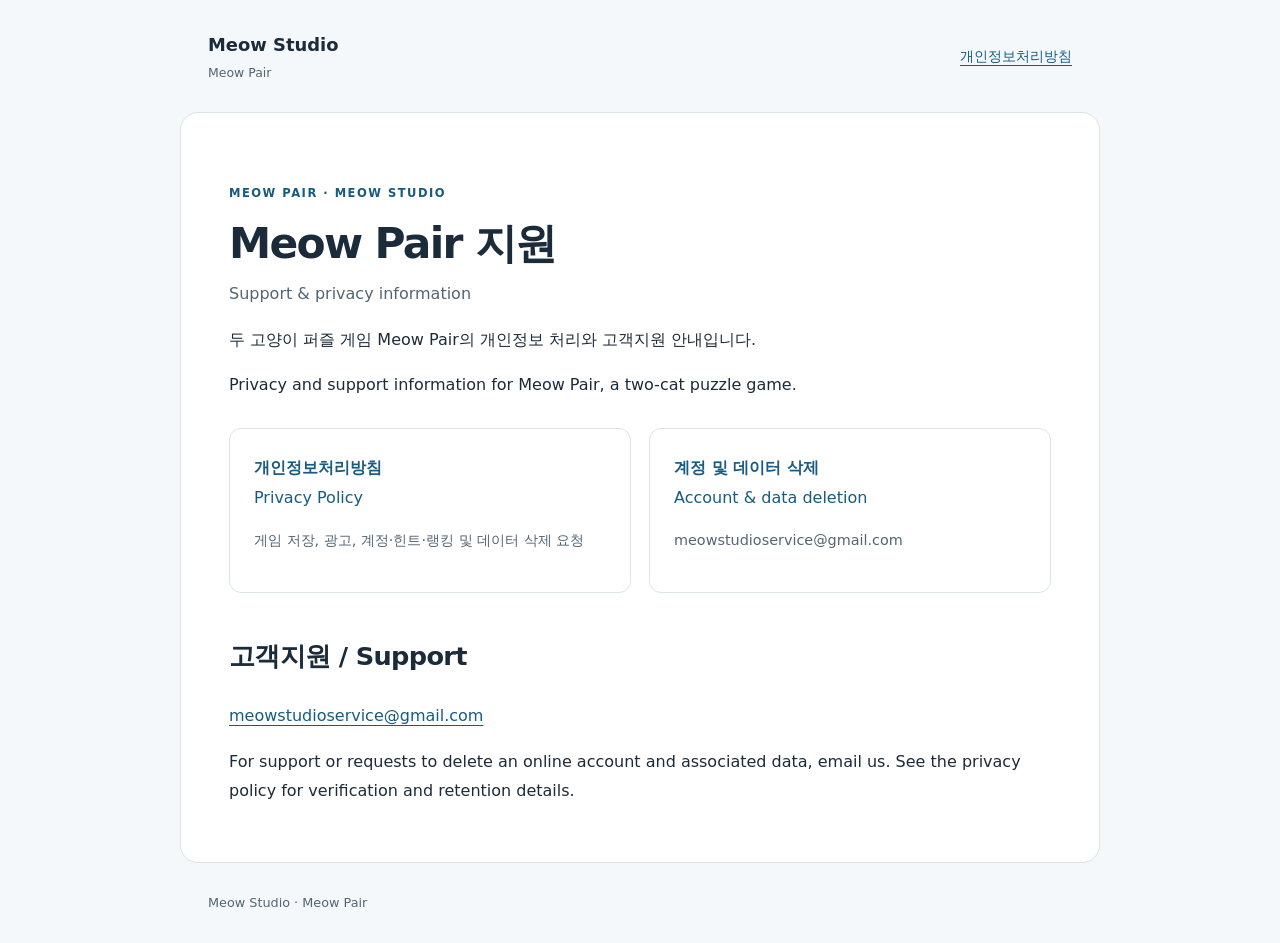
<file: index.html>
<!doctype html><html lang="ko"><head><meta charset="utf-8"><meta name="viewport" content="width=device-width, initial-scale=1"><title>Meow Pair 지원 · Meow Studio</title><link rel="stylesheet" href="styles.css"></head><body><a class="skip" href="#main">본문으로 / Skip to content</a><header><a class="brand" href="index.html">Meow Studio <span>Meow Pair</span></a><nav aria-label="문서 / Documents"><a href="privacy.html">개인정보처리방침</a></nav></header><main id="main"><p class="eyebrow">MEOW PAIR · MEOW STUDIO</p><h1>Meow Pair 지원</h1><p class="subtitle">Support &amp; privacy information</p><p>두 고양이 퍼즐 게임 Meow Pair의 개인정보 처리와 고객지원 안내입니다.</p><p lang="en">Privacy and support information for Meow Pair, a two-cat puzzle game.</p><div class="cards"><a class="card" href="privacy.html"><strong>개인정보처리방침</strong><span>Privacy Policy</span><p>게임 저장, 광고, 계정·힌트·랭킹 및 데이터 삭제 요청</p></a><a class="card" href="delete-account.html"><strong>계정 및 데이터 삭제</strong><span>Account &amp; data deletion</span><p>meowstudioservice@gmail.com</p></a></div><h2>고객지원 / Support</h2><p><a href="mailto:meowstudioservice@gmail.com">meowstudioservice@gmail.com</a></p><p lang="en">For support or requests to delete an online account and associated data, email us. See the privacy policy for verification and retention details.</p></main><footer>Meow Studio · Meow Pair</footer></body></html>
</file>
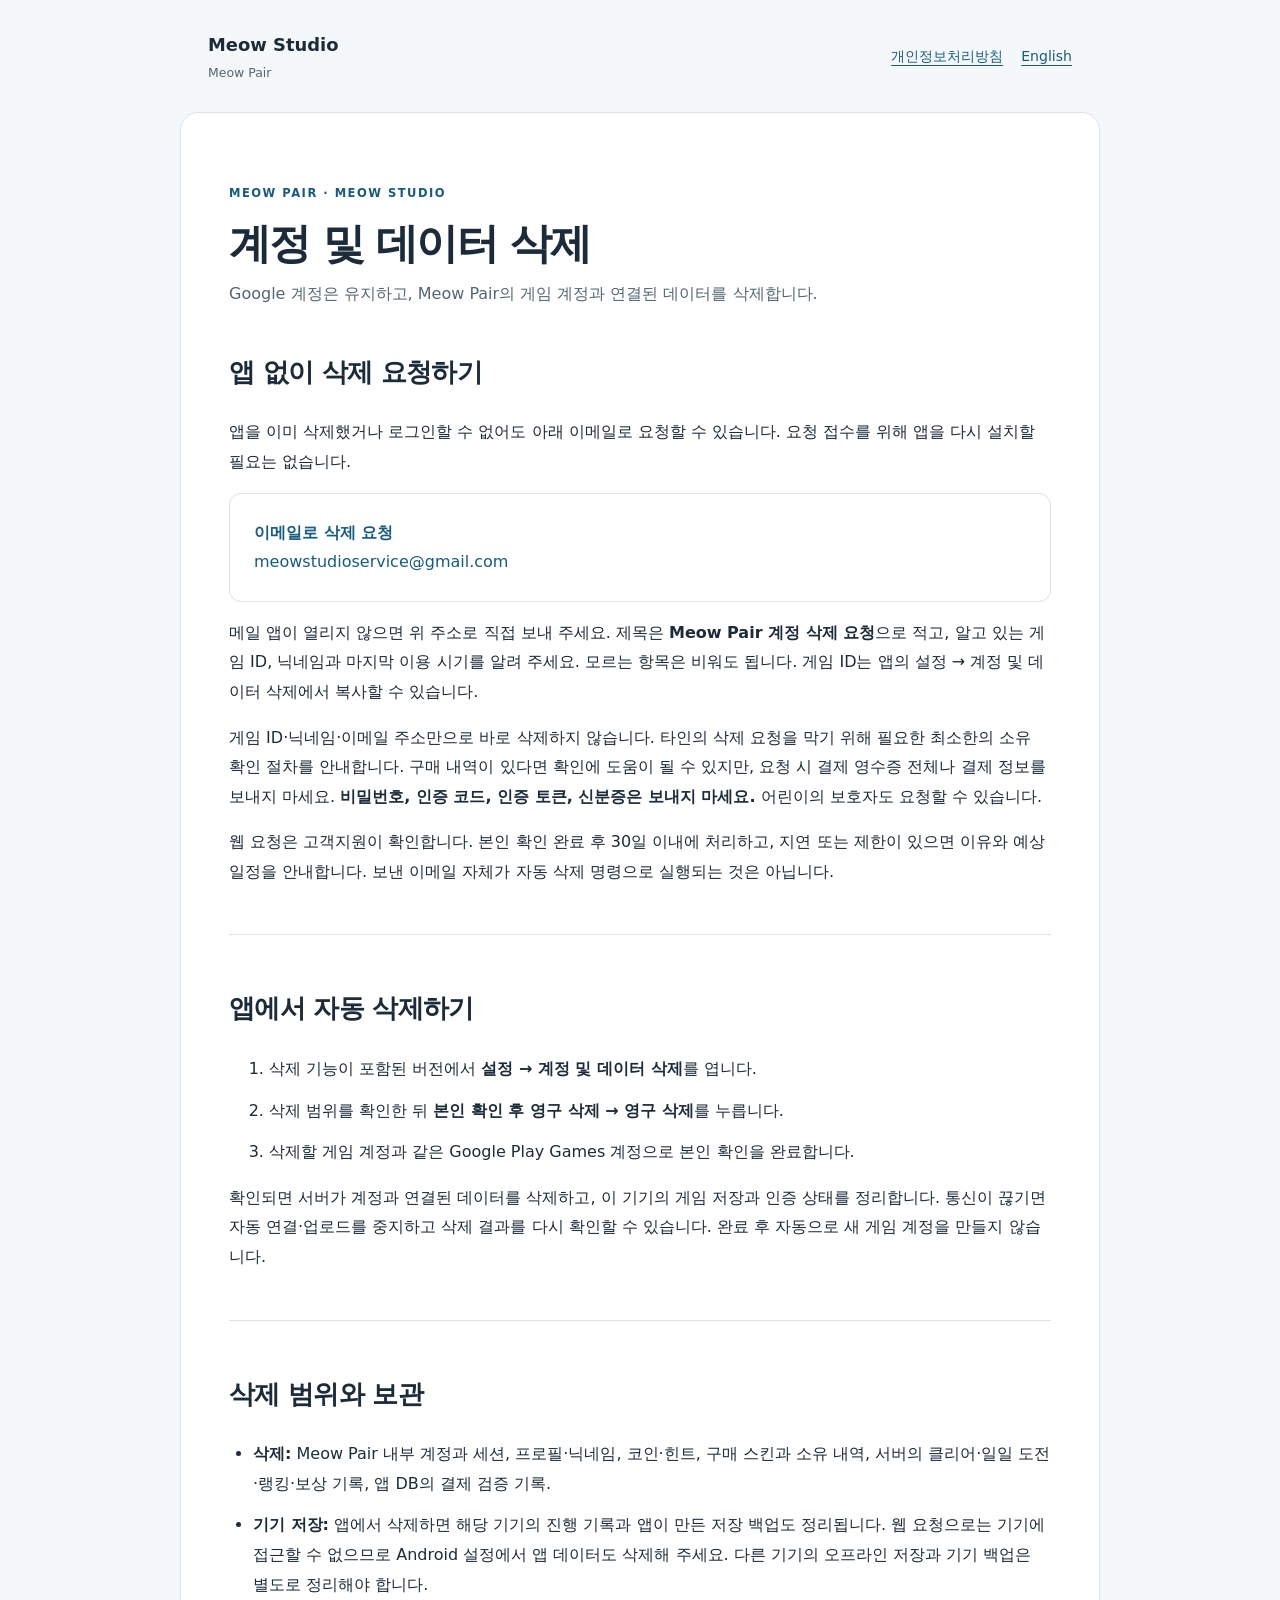
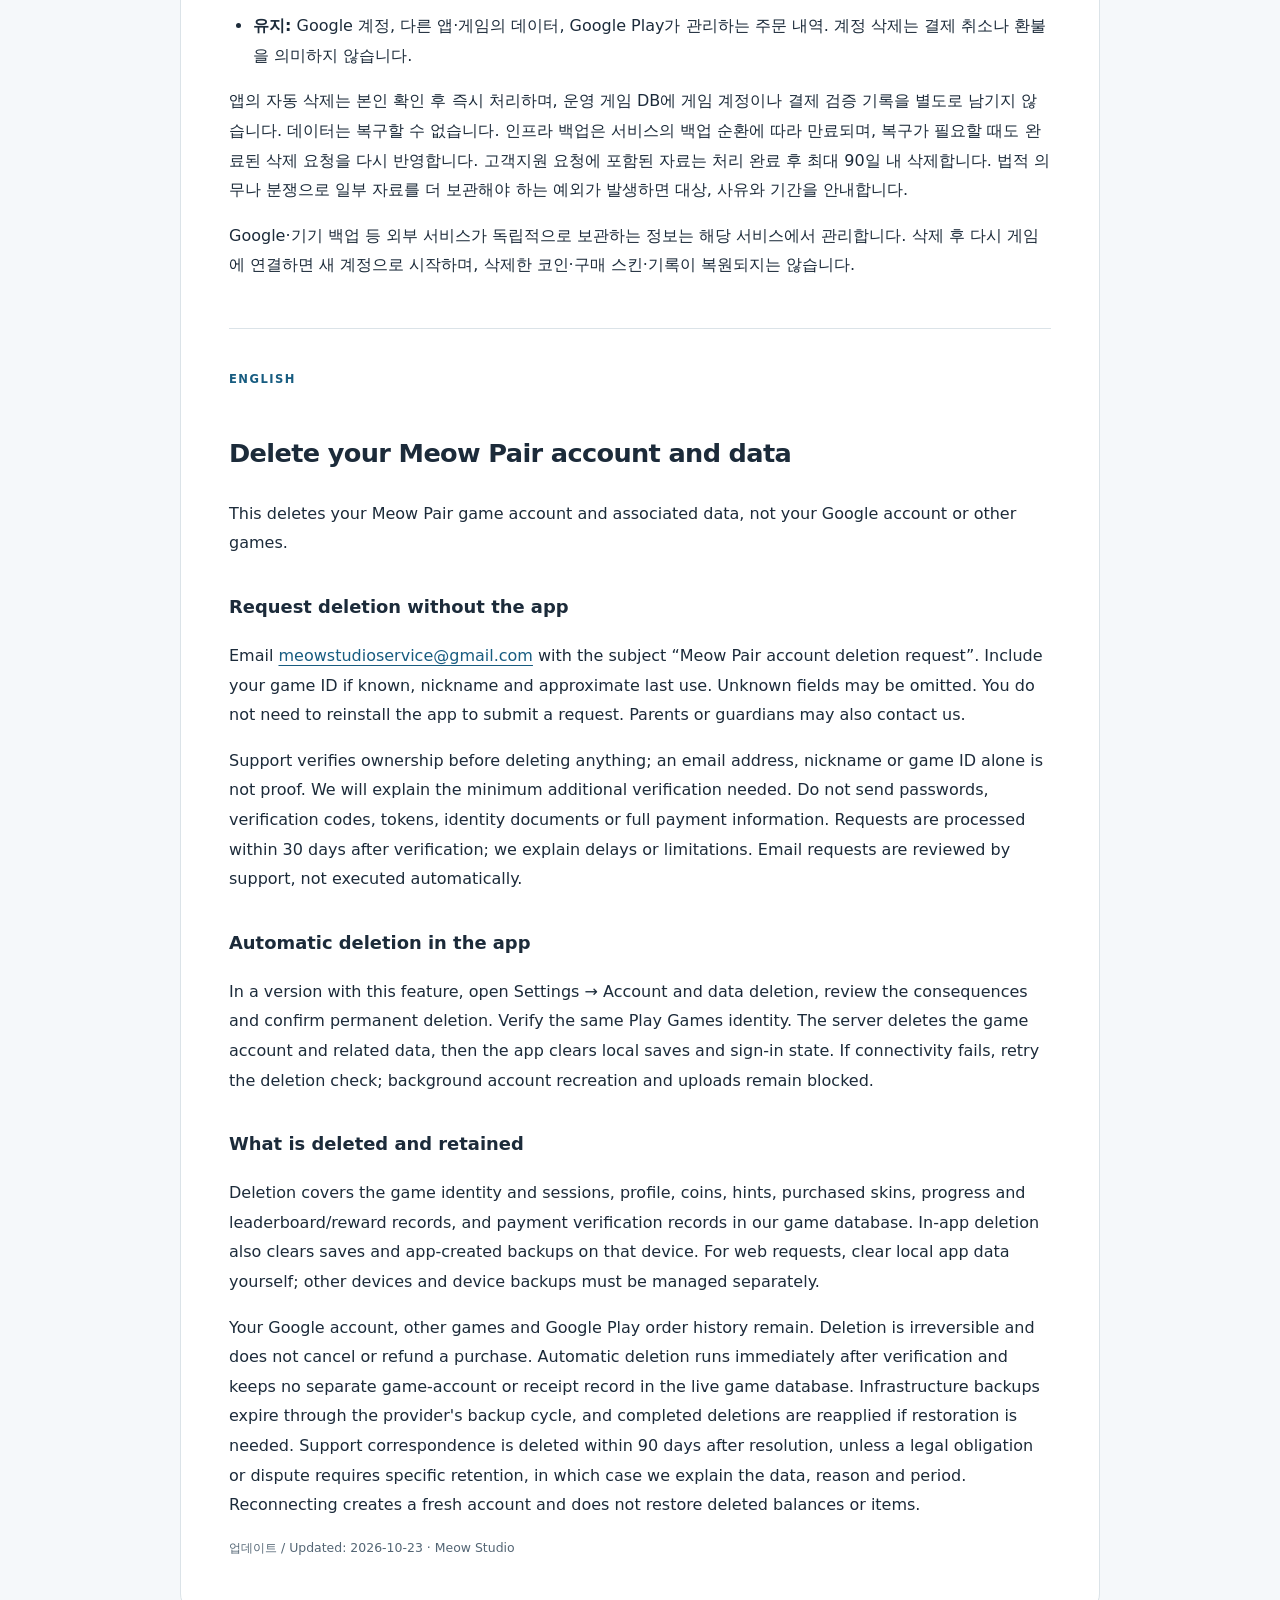
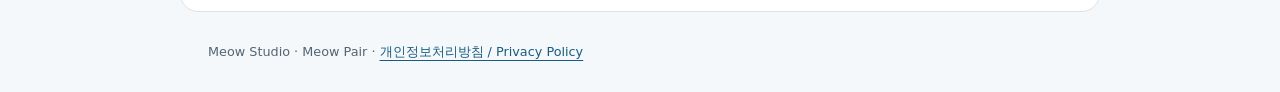
<file: delete-account.html>
<!doctype html>
<html lang="ko">
<head><meta charset="utf-8"><meta name="viewport" content="width=device-width, initial-scale=1"><title>Meow Pair 계정 및 데이터 삭제 · Meow Studio</title><meta name="description" content="Meow Pair 게임 계정과 데이터 삭제 안내. 앱을 삭제했거나 로그인할 수 없어도 웹에서 삭제 요청을 시작할 수 있습니다."><link rel="stylesheet" href="styles.css"></head>
<body>
<a class="skip" href="#main">본문으로 / Skip to content</a>
<header><a class="brand" href="index.html">Meow Studio <span>Meow Pair</span></a><nav aria-label="문서"><a href="privacy.html">개인정보처리방침</a><a href="#english">English</a></nav></header>
<main id="main">
<p class="eyebrow">MEOW PAIR · MEOW STUDIO</p><h1>계정 및 데이터 삭제</h1><p class="subtitle">Google 계정은 유지하고, Meow Pair의 게임 계정과 연결된 데이터를 삭제합니다.</p>
<section id="request"><h2>앱 없이 삭제 요청하기</h2>
<p>앱을 이미 삭제했거나 로그인할 수 없어도 아래 이메일로 요청할 수 있습니다. 요청 접수를 위해 앱을 다시 설치할 필요는 없습니다.</p>
<p><a class="card" href="mailto:meowstudioservice@gmail.com?subject=Meow%20Pair%20account%20deletion%20request&amp;body=Meow%20Pair%20%EA%B3%84%EC%A0%95%20%EB%B0%8F%20%EB%8D%B0%EC%9D%B4%ED%84%B0%20%EC%82%AD%EC%A0%9C%EB%A5%BC%20%EC%9A%94%EC%B2%AD%ED%95%A9%EB%8B%88%EB%8B%A4.%0A%EA%B2%8C%EC%9E%84%20ID%20(%EC%95%8C%EA%B3%A0%20%EC%9E%88%EB%8B%A4%EB%A9%B4)%3A%0A%EB%8B%89%EB%84%A4%EC%9E%84%3A%0A%EB%A7%88%EC%A7%80%EB%A7%89%20%EC%9D%B4%EC%9A%A9%20%EC%8B%9C%EA%B8%B0%3A"><strong>이메일로 삭제 요청</strong><span>meowstudioservice@gmail.com</span></a></p>
<p>메일 앱이 열리지 않으면 위 주소로 직접 보내 주세요. 제목은 <strong>Meow Pair 계정 삭제 요청</strong>으로 적고, 알고 있는 게임 ID, 닉네임과 마지막 이용 시기를 알려 주세요. 모르는 항목은 비워도 됩니다. 게임 ID는 앱의 설정 → 계정 및 데이터 삭제에서 복사할 수 있습니다.</p>
<p>게임 ID·닉네임·이메일 주소만으로 바로 삭제하지 않습니다. 타인의 삭제 요청을 막기 위해 필요한 최소한의 소유 확인 절차를 안내합니다. 구매 내역이 있다면 확인에 도움이 될 수 있지만, 요청 시 결제 영수증 전체나 결제 정보를 보내지 마세요. <strong>비밀번호, 인증 코드, 인증 토큰, 신분증은 보내지 마세요.</strong> 어린이의 보호자도 요청할 수 있습니다.</p>
<p>웹 요청은 고객지원이 확인합니다. 본인 확인 완료 후 30일 이내에 처리하고, 지연 또는 제한이 있으면 이유와 예상 일정을 안내합니다. 보낸 이메일 자체가 자동 삭제 명령으로 실행되는 것은 아닙니다.</p></section>
<section><h2>앱에서 자동 삭제하기</h2>
<ol><li>삭제 기능이 포함된 버전에서 <strong>설정 → 계정 및 데이터 삭제</strong>를 엽니다.</li><li>삭제 범위를 확인한 뒤 <strong>본인 확인 후 영구 삭제 → 영구 삭제</strong>를 누릅니다.</li><li>삭제할 게임 계정과 같은 Google Play Games 계정으로 본인 확인을 완료합니다.</li></ol>
<p>확인되면 서버가 계정과 연결된 데이터를 삭제하고, 이 기기의 게임 저장과 인증 상태를 정리합니다. 통신이 끊기면 자동 연결·업로드를 중지하고 삭제 결과를 다시 확인할 수 있습니다. 완료 후 자동으로 새 게임 계정을 만들지 않습니다.</p></section>
<section><h2>삭제 범위와 보관</h2>
<ul><li><strong>삭제:</strong> Meow Pair 내부 계정과 세션, 프로필·닉네임, 코인·힌트, 구매 스킨과 소유 내역, 서버의 클리어·일일 도전·랭킹·보상 기록, 앱 DB의 결제 검증 기록.</li><li><strong>기기 저장:</strong> 앱에서 삭제하면 해당 기기의 진행 기록과 앱이 만든 저장 백업도 정리됩니다. 웹 요청으로는 기기에 접근할 수 없으므로 Android 설정에서 앱 데이터도 삭제해 주세요. 다른 기기의 오프라인 저장과 기기 백업은 별도로 정리해야 합니다.</li><li><strong>유지:</strong> Google 계정, 다른 앱·게임의 데이터, Google Play가 관리하는 주문 내역. 계정 삭제는 결제 취소나 환불을 의미하지 않습니다.</li></ul>
<p>앱의 자동 삭제는 본인 확인 후 즉시 처리하며, 운영 게임 DB에 게임 계정이나 결제 검증 기록을 별도로 남기지 않습니다. 데이터는 복구할 수 없습니다. 인프라 백업은 서비스의 백업 순환에 따라 만료되며, 복구가 필요할 때도 완료된 삭제 요청을 다시 반영합니다. 고객지원 요청에 포함된 자료는 처리 완료 후 최대 90일 내 삭제합니다. 법적 의무나 분쟁으로 일부 자료를 더 보관해야 하는 예외가 발생하면 대상, 사유와 기간을 안내합니다.</p>
<p>Google·기기 백업 등 외부 서비스가 독립적으로 보관하는 정보는 해당 서비스에서 관리합니다. 삭제 후 다시 게임에 연결하면 새 계정으로 시작하며, 삭제한 코인·구매 스킨·기록이 복원되지는 않습니다.</p></section>
<section id="english" lang="en"><p class="eyebrow">ENGLISH</p><h2>Delete your Meow Pair account and data</h2>
<p>This deletes your Meow Pair game account and associated data, not your Google account or other games.</p>
<h3>Request deletion without the app</h3><p>Email <a href="mailto:meowstudioservice@gmail.com?subject=Meow%20Pair%20account%20deletion%20request">meowstudioservice@gmail.com</a> with the subject “Meow Pair account deletion request”. Include your game ID if known, nickname and approximate last use. Unknown fields may be omitted. You do not need to reinstall the app to submit a request. Parents or guardians may also contact us.</p>
<p>Support verifies ownership before deleting anything; an email address, nickname or game ID alone is not proof. We will explain the minimum additional verification needed. Do not send passwords, verification codes, tokens, identity documents or full payment information. Requests are processed within 30 days after verification; we explain delays or limitations. Email requests are reviewed by support, not executed automatically.</p>
<h3>Automatic deletion in the app</h3><p>In a version with this feature, open Settings → Account and data deletion, review the consequences and confirm permanent deletion. Verify the same Play Games identity. The server deletes the game account and related data, then the app clears local saves and sign-in state. If connectivity fails, retry the deletion check; background account recreation and uploads remain blocked.</p>
<h3>What is deleted and retained</h3><p>Deletion covers the game identity and sessions, profile, coins, hints, purchased skins, progress and leaderboard/reward records, and payment verification records in our game database. In-app deletion also clears saves and app-created backups on that device. For web requests, clear local app data yourself; other devices and device backups must be managed separately.</p>
<p>Your Google account, other games and Google Play order history remain. Deletion is irreversible and does not cancel or refund a purchase. Automatic deletion runs immediately after verification and keeps no separate game-account or receipt record in the live game database. Infrastructure backups expire through the provider's backup cycle, and completed deletions are reapplied if restoration is needed. Support correspondence is deleted within 90 days after resolution, unless a legal obligation or dispute requires specific retention, in which case we explain the data, reason and period. Reconnecting creates a fresh account and does not restore deleted balances or items.</p></section>
<p class="meta">업데이트 / Updated: 2026-10-23 · Meow Studio</p>
</main><footer>Meow Studio · Meow Pair · <a href="privacy.html">개인정보처리방침 / Privacy Policy</a></footer></body></html>
</file>
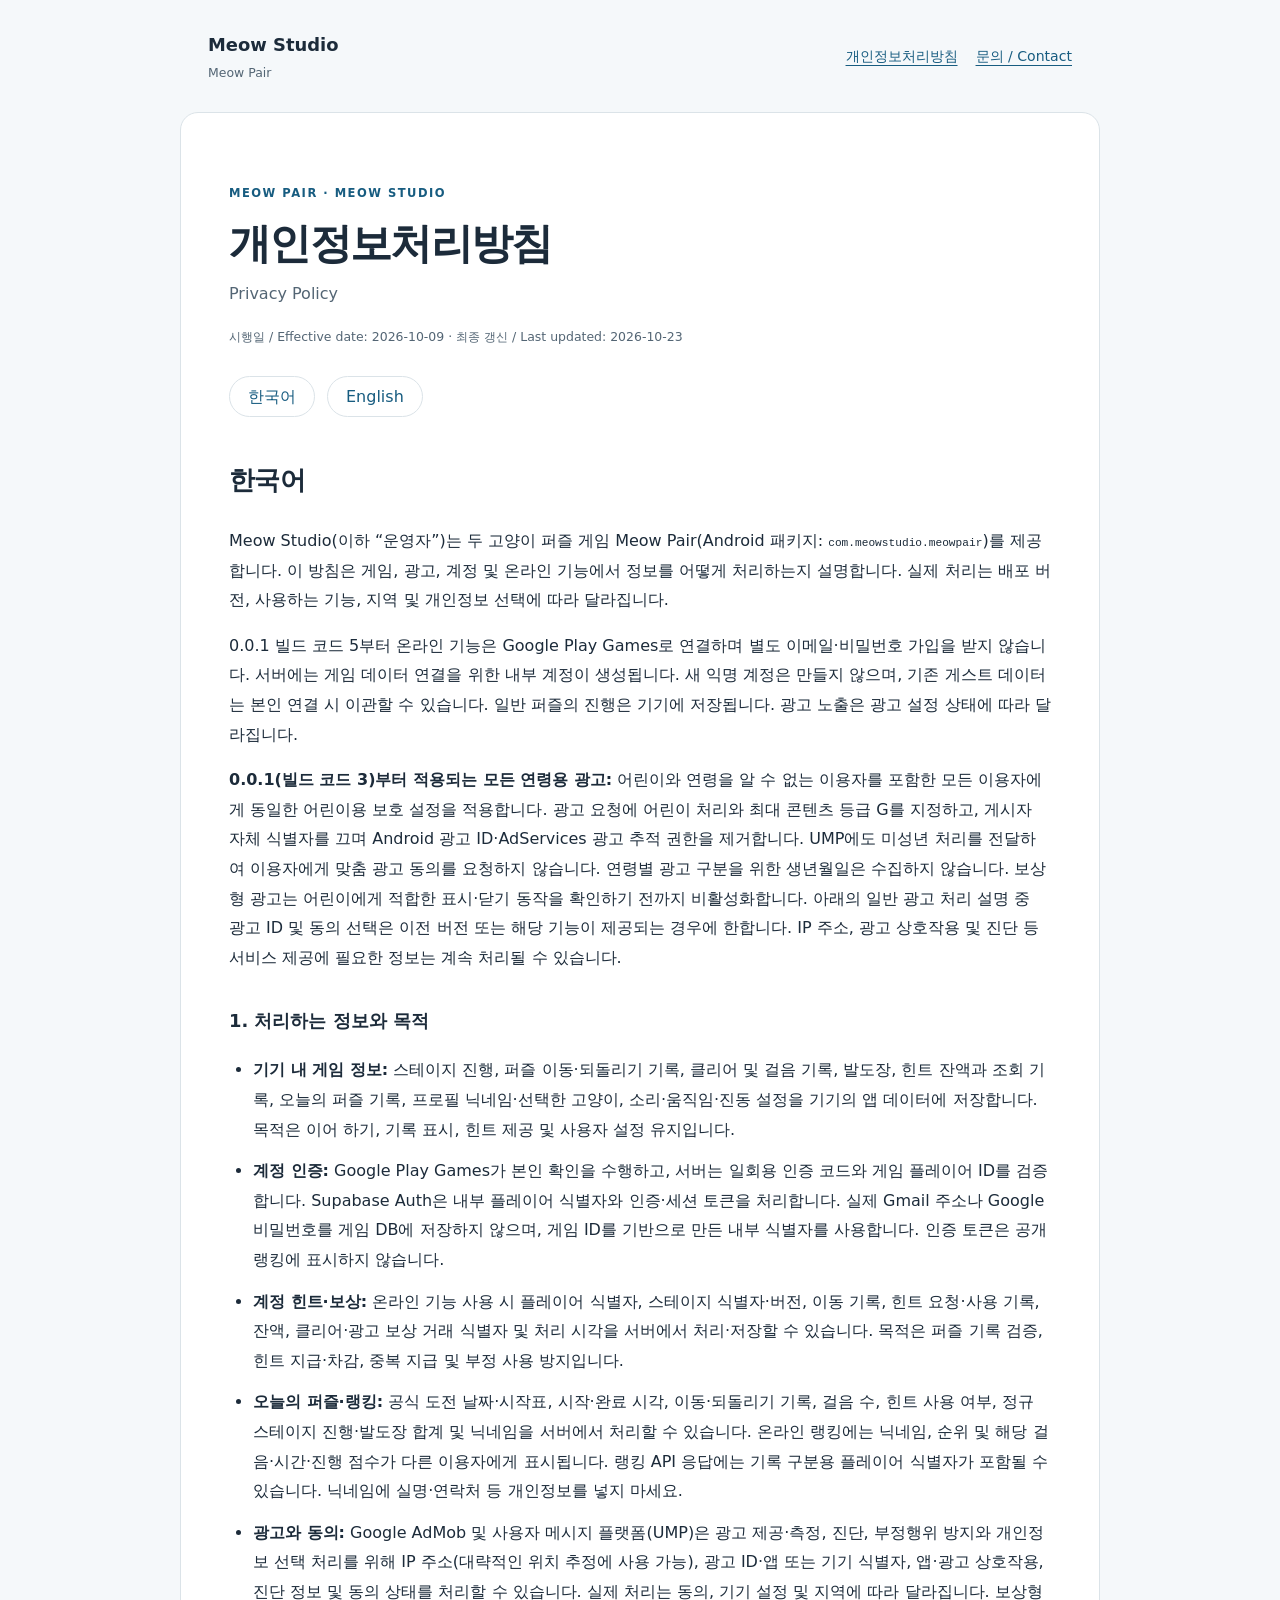
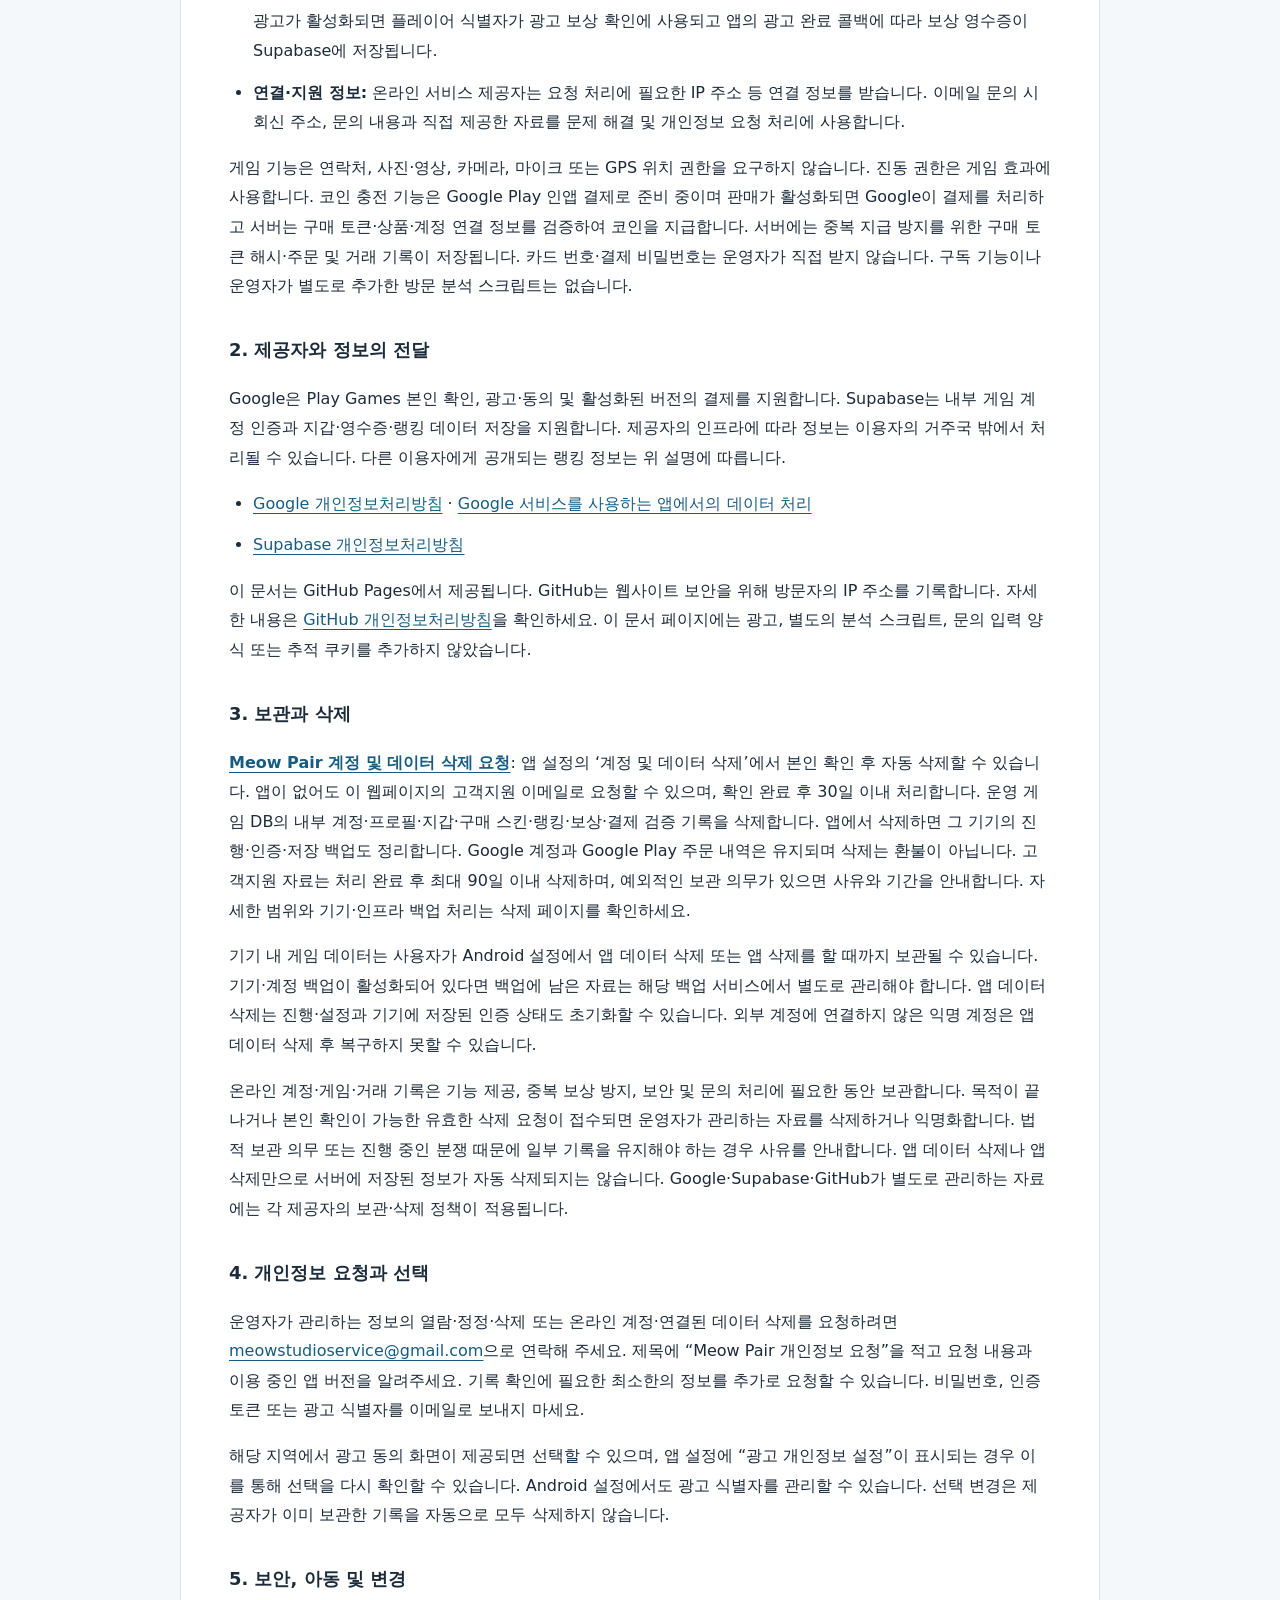
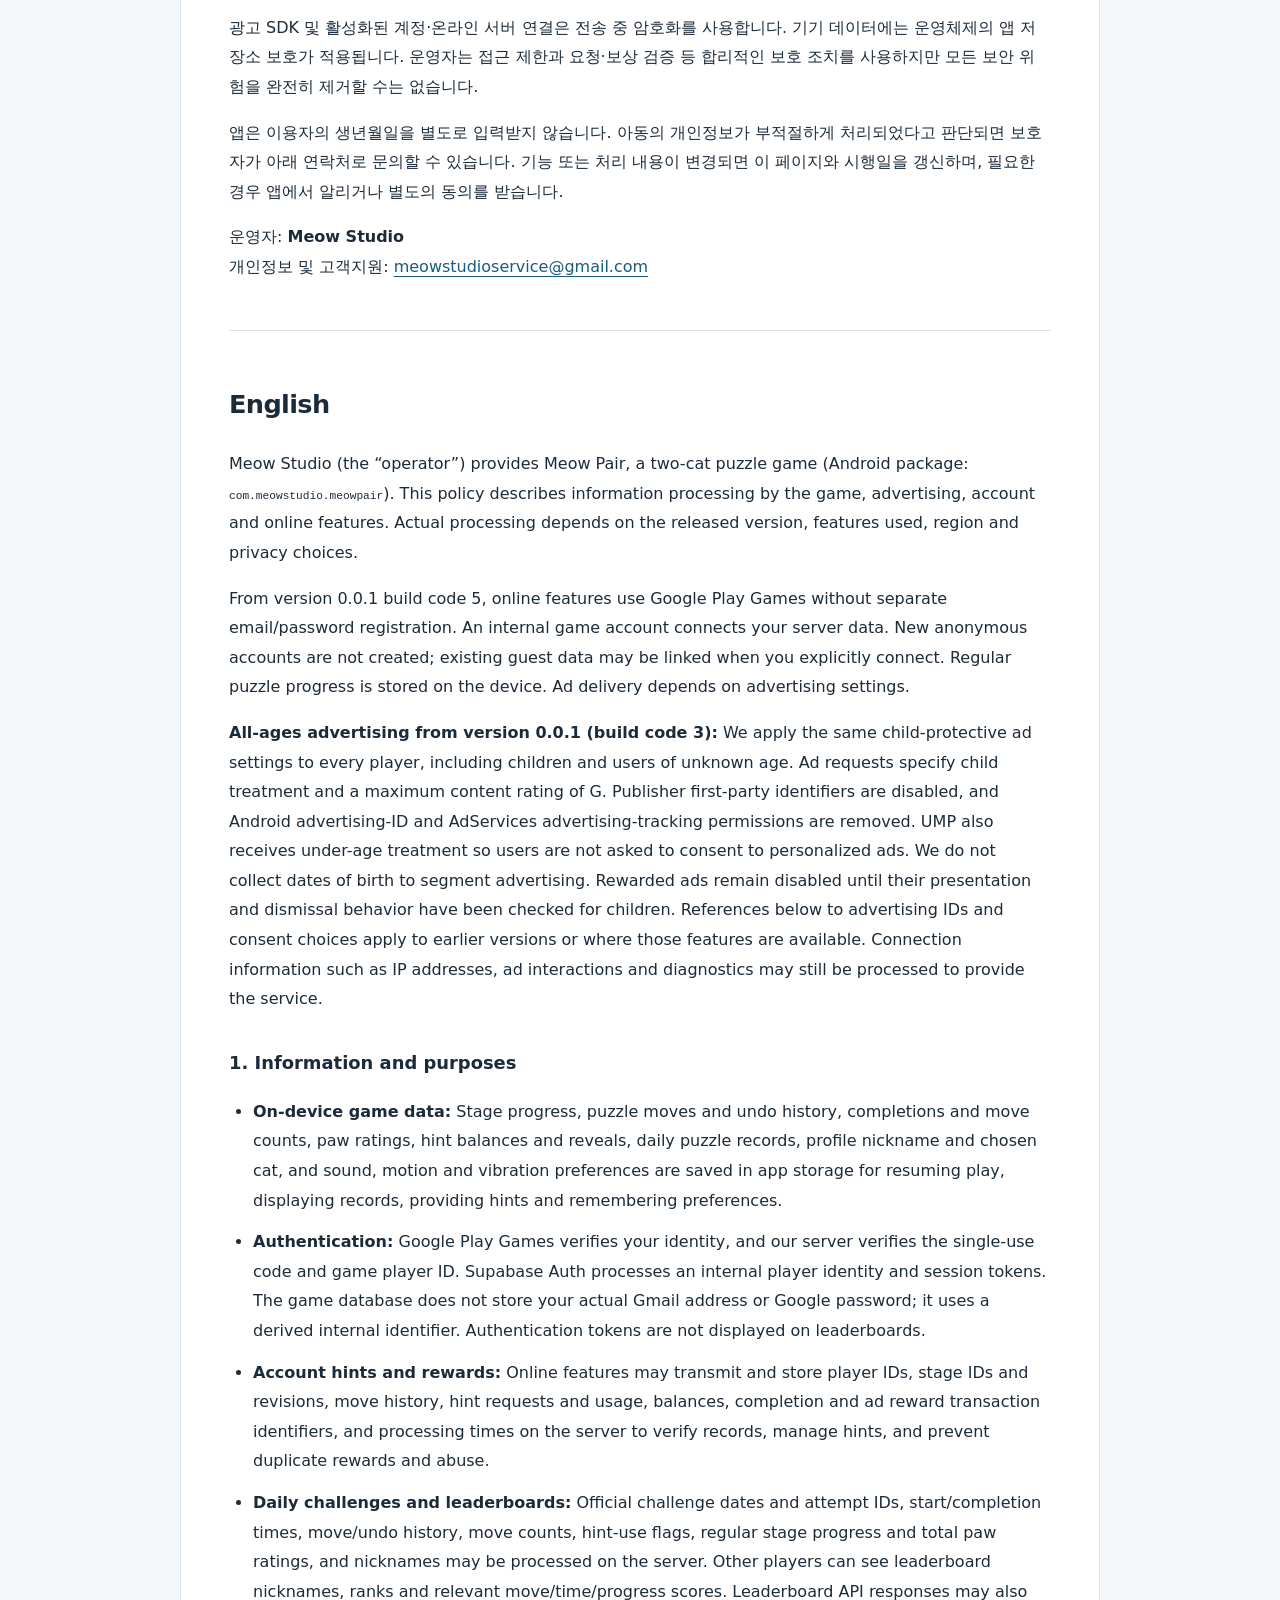
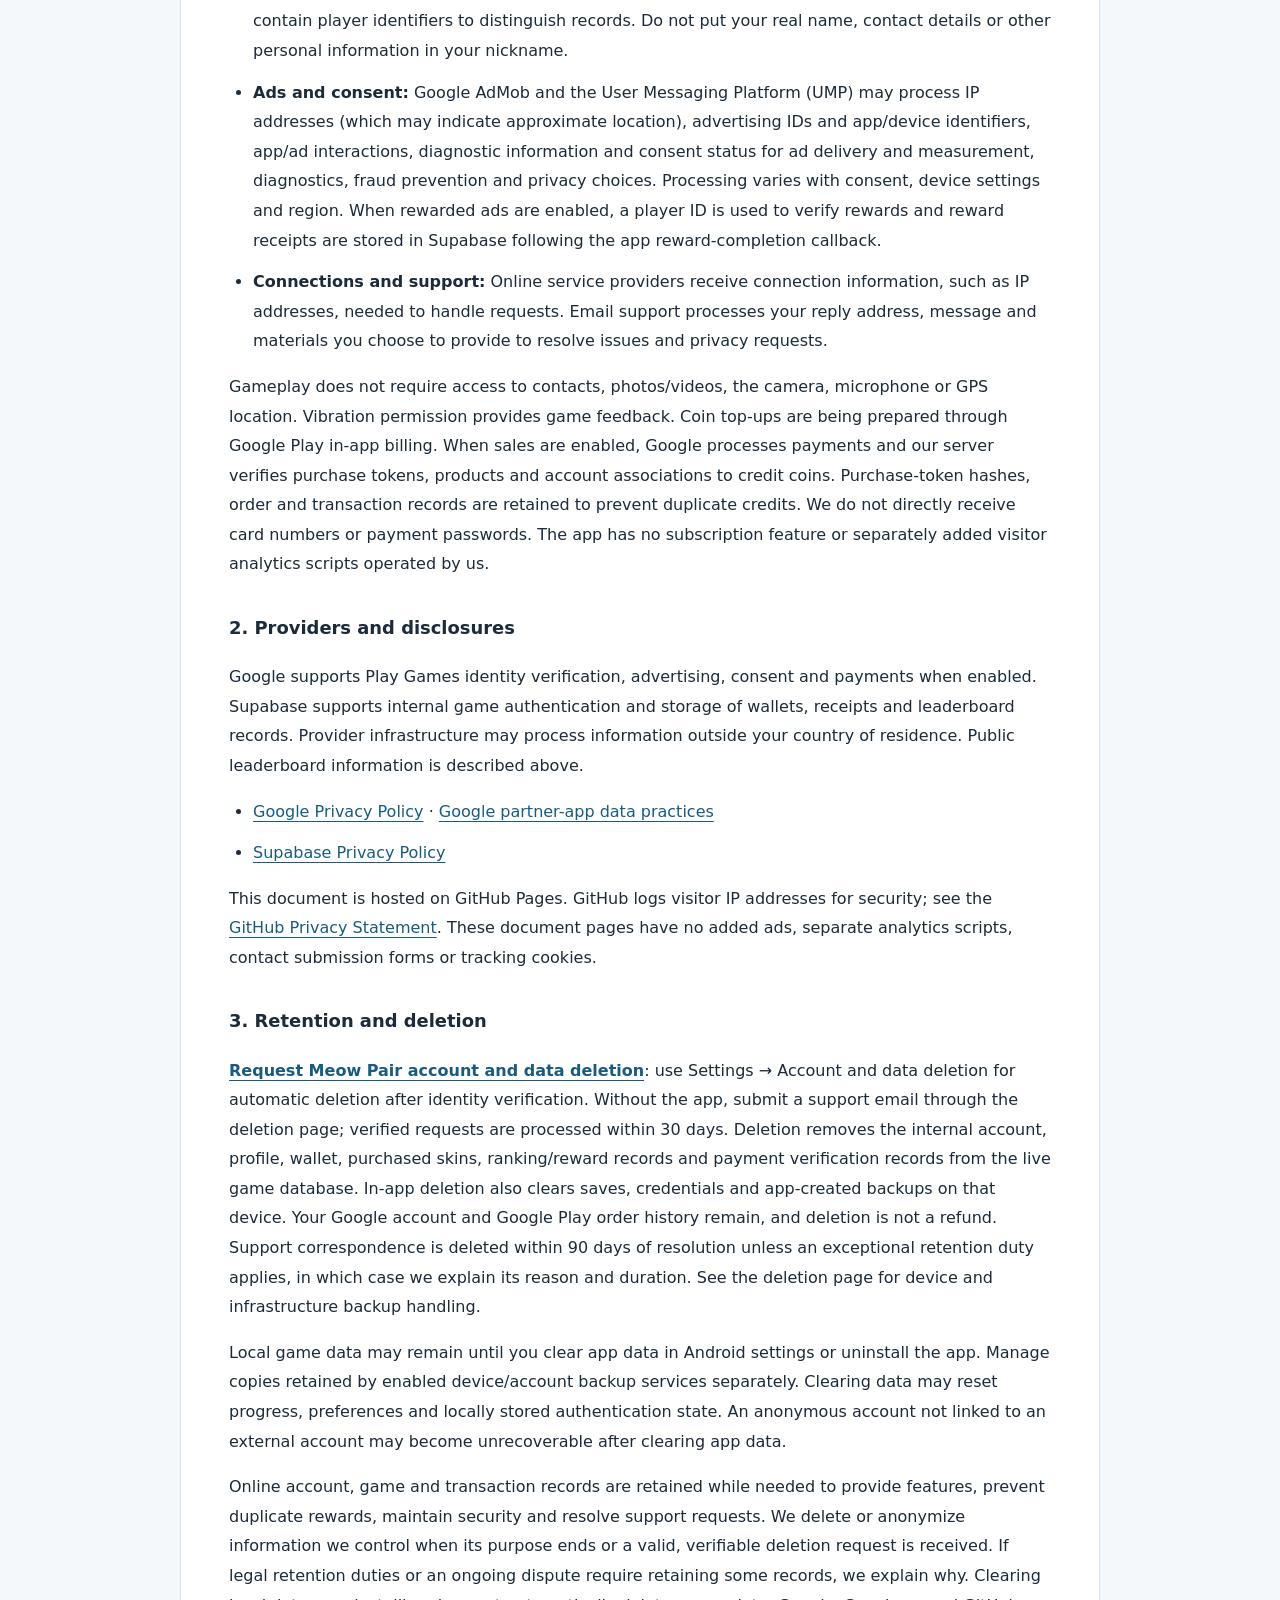
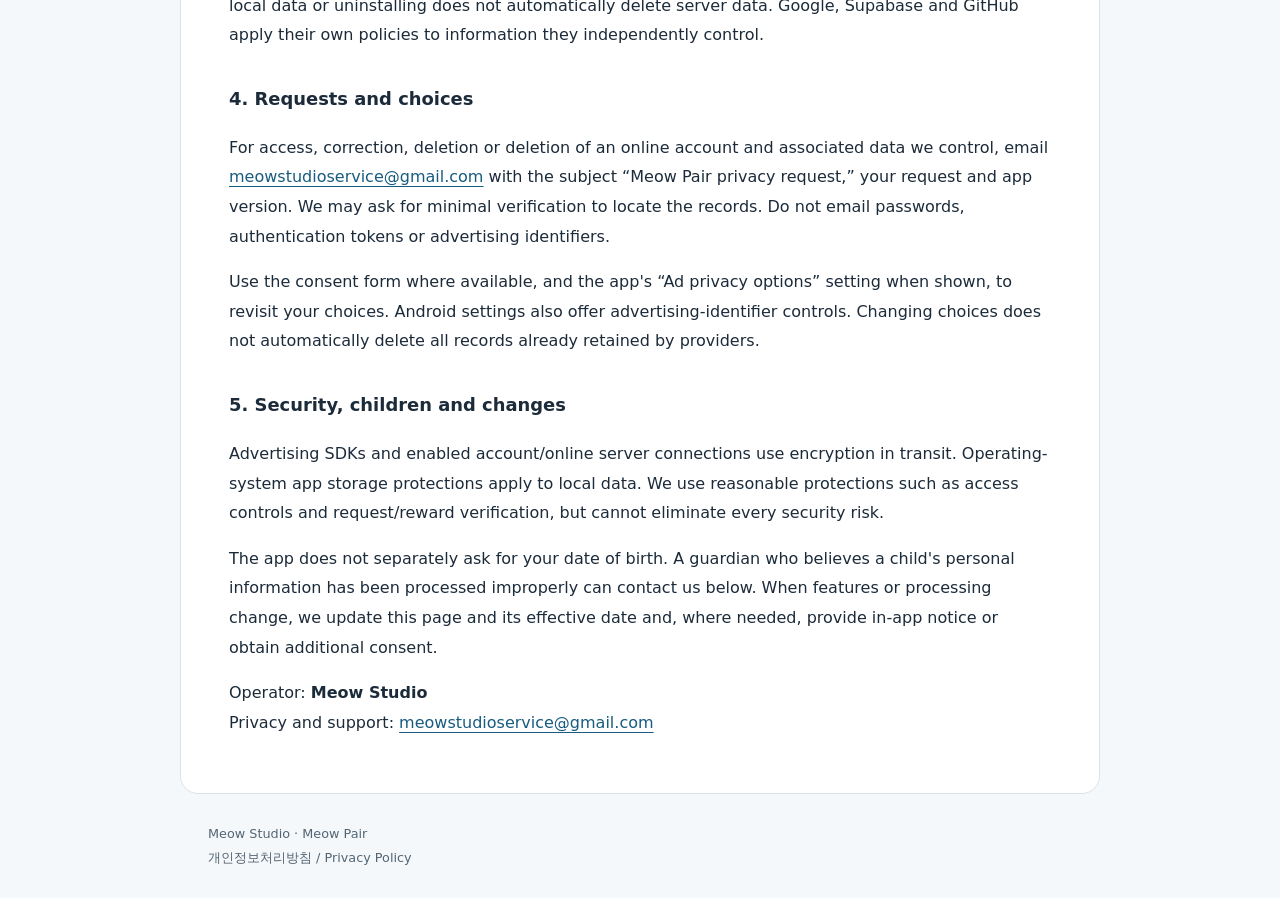
<file: privacy.html>
<!doctype html>
<html lang="ko">
<head><meta charset="utf-8"><meta name="viewport" content="width=device-width, initial-scale=1"><meta name="description" content="Meow Pair 개인정보처리방침 / Privacy Policy. 게임 저장, 광고, 계정·힌트·랭킹 및 개인정보 요청 안내."><title>개인정보처리방침 · Meow Pair</title><link rel="stylesheet" href="styles.css"></head>
<body>
<a class="skip" href="#main">본문으로 / Skip to content</a>
<header><a class="brand" href="index.html">Meow Studio <span>Meow Pair</span></a><nav aria-label="문서 / Documents"><a href="privacy.html" aria-current="page">개인정보처리방침</a><a href="#contact">문의 / Contact</a></nav></header>
<main id="main"><p class="eyebrow">MEOW PAIR · MEOW STUDIO</p><h1>개인정보처리방침</h1><p class="subtitle">Privacy Policy</p><p class="meta">시행일 / Effective date: 2026-10-09 · 최종 갱신 / Last updated: 2026-10-23</p>
<nav class="language" aria-label="언어 / Language"><a href="#ko">한국어</a><a href="#en">English</a></nav>
<section id="ko" lang="ko"><h2>한국어</h2>
<p>Meow Studio(이하 “운영자”)는 두 고양이 퍼즐 게임 Meow Pair(Android 패키지: <code>com.meowstudio.meowpair</code>)를 제공합니다. 이 방침은 게임, 광고, 계정 및 온라인 기능에서 정보를 어떻게 처리하는지 설명합니다. 실제 처리는 배포 버전, 사용하는 기능, 지역 및 개인정보 선택에 따라 달라집니다.</p>
<p>0.0.1 빌드 코드 5부터 온라인 기능은 Google Play Games로 연결하며 별도 이메일·비밀번호 가입을 받지 않습니다. 서버에는 게임 데이터 연결을 위한 내부 계정이 생성됩니다. 새 익명 계정은 만들지 않으며, 기존 게스트 데이터는 본인 연결 시 이관할 수 있습니다. 일반 퍼즐의 진행은 기기에 저장됩니다. 광고 노출은 광고 설정 상태에 따라 달라집니다.</p>
<p><strong>0.0.1(빌드 코드 3)부터 적용되는 모든 연령용 광고:</strong> 어린이와 연령을 알 수 없는 이용자를 포함한 모든 이용자에게 동일한 어린이용 보호 설정을 적용합니다. 광고 요청에 어린이 처리와 최대 콘텐츠 등급 G를 지정하고, 게시자 자체 식별자를 끄며 Android 광고 ID·AdServices 광고 추적 권한을 제거합니다. UMP에도 미성년 처리를 전달하여 이용자에게 맞춤 광고 동의를 요청하지 않습니다. 연령별 광고 구분을 위한 생년월일은 수집하지 않습니다. 보상형 광고는 어린이에게 적합한 표시·닫기 동작을 확인하기 전까지 비활성화합니다. 아래의 일반 광고 처리 설명 중 광고 ID 및 동의 선택은 이전 버전 또는 해당 기능이 제공되는 경우에 한합니다. IP 주소, 광고 상호작용 및 진단 등 서비스 제공에 필요한 정보는 계속 처리될 수 있습니다.</p>
<h3>1. 처리하는 정보와 목적</h3><ul>
<li><strong>기기 내 게임 정보:</strong> 스테이지 진행, 퍼즐 이동·되돌리기 기록, 클리어 및 걸음 기록, 발도장, 힌트 잔액과 조회 기록, 오늘의 퍼즐 기록, 프로필 닉네임·선택한 고양이, 소리·움직임·진동 설정을 기기의 앱 데이터에 저장합니다. 목적은 이어 하기, 기록 표시, 힌트 제공 및 사용자 설정 유지입니다.</li>
<li><strong>계정 인증:</strong> Google Play Games가 본인 확인을 수행하고, 서버는 일회용 인증 코드와 게임 플레이어 ID를 검증합니다. Supabase Auth은 내부 플레이어 식별자와 인증·세션 토큰을 처리합니다. 실제 Gmail 주소나 Google 비밀번호를 게임 DB에 저장하지 않으며, 게임 ID를 기반으로 만든 내부 식별자를 사용합니다. 인증 토큰은 공개 랭킹에 표시하지 않습니다.</li>
<li><strong>계정 힌트·보상:</strong> 온라인 기능 사용 시 플레이어 식별자, 스테이지 식별자·버전, 이동 기록, 힌트 요청·사용 기록, 잔액, 클리어·광고 보상 거래 식별자 및 처리 시각을 서버에서 처리·저장할 수 있습니다. 목적은 퍼즐 기록 검증, 힌트 지급·차감, 중복 지급 및 부정 사용 방지입니다.</li>
<li><strong>오늘의 퍼즐·랭킹:</strong> 공식 도전 날짜·시작표, 시작·완료 시각, 이동·되돌리기 기록, 걸음 수, 힌트 사용 여부, 정규 스테이지 진행·발도장 합계 및 닉네임을 서버에서 처리할 수 있습니다. 온라인 랭킹에는 닉네임, 순위 및 해당 걸음·시간·진행 점수가 다른 이용자에게 표시됩니다. 랭킹 API 응답에는 기록 구분용 플레이어 식별자가 포함될 수 있습니다. 닉네임에 실명·연락처 등 개인정보를 넣지 마세요.</li>
<li><strong>광고와 동의:</strong> Google AdMob 및 사용자 메시지 플랫폼(UMP)은 광고 제공·측정, 진단, 부정행위 방지와 개인정보 선택 처리를 위해 IP 주소(대략적인 위치 추정에 사용 가능), 광고 ID·앱 또는 기기 식별자, 앱·광고 상호작용, 진단 정보 및 동의 상태를 처리할 수 있습니다. 실제 처리는 동의, 기기 설정 및 지역에 따라 달라집니다. 보상형 광고가 활성화되면 플레이어 식별자가 광고 보상 확인에 사용되고 앱의 광고 완료 콜백에 따라 보상 영수증이 Supabase에 저장됩니다.</li>
<li><strong>연결·지원 정보:</strong> 온라인 서비스 제공자는 요청 처리에 필요한 IP 주소 등 연결 정보를 받습니다. 이메일 문의 시 회신 주소, 문의 내용과 직접 제공한 자료를 문제 해결 및 개인정보 요청 처리에 사용합니다.</li>
</ul>
<p>게임 기능은 연락처, 사진·영상, 카메라, 마이크 또는 GPS 위치 권한을 요구하지 않습니다. 진동 권한은 게임 효과에 사용합니다. 코인 충전 기능은 Google Play 인앱 결제로 준비 중이며 판매가 활성화되면 Google이 결제를 처리하고 서버는 구매 토큰·상품·계정 연결 정보를 검증하여 코인을 지급합니다. 서버에는 중복 지급 방지를 위한 구매 토큰 해시·주문 및 거래 기록이 저장됩니다. 카드 번호·결제 비밀번호는 운영자가 직접 받지 않습니다. 구독 기능이나 운영자가 별도로 추가한 방문 분석 스크립트는 없습니다.</p>
<h3>2. 제공자와 정보의 전달</h3>
<p>Google은 Play Games 본인 확인, 광고·동의 및 활성화된 버전의 결제를 지원합니다. Supabase는 내부 게임 계정 인증과 지갑·영수증·랭킹 데이터 저장을 지원합니다. 제공자의 인프라에 따라 정보는 이용자의 거주국 밖에서 처리될 수 있습니다. 다른 이용자에게 공개되는 랭킹 정보는 위 설명에 따릅니다.</p>
<ul><li><a href="https://policies.google.com/privacy">Google 개인정보처리방침</a> · <a href="https://policies.google.com/technologies/partner-sites">Google 서비스를 사용하는 앱에서의 데이터 처리</a></li><li><a href="https://supabase.com/privacy">Supabase 개인정보처리방침</a></li></ul>
<p>이 문서는 GitHub Pages에서 제공됩니다. GitHub는 웹사이트 보안을 위해 방문자의 IP 주소를 기록합니다. 자세한 내용은 <a href="https://docs.github.com/en/site-policy/privacy-policies/github-general-privacy-statement">GitHub 개인정보처리방침</a>을 확인하세요. 이 문서 페이지에는 광고, 별도의 분석 스크립트, 문의 입력 양식 또는 추적 쿠키를 추가하지 않았습니다.</p>
<h3>3. 보관과 삭제</h3>
<p><strong><a href="delete-account.html">Meow Pair 계정 및 데이터 삭제 요청</a></strong>: 앱 설정의 ‘계정 및 데이터 삭제’에서 본인 확인 후 자동 삭제할 수 있습니다. 앱이 없어도 이 웹페이지의 고객지원 이메일로 요청할 수 있으며, 확인 완료 후 30일 이내 처리합니다. 운영 게임 DB의 내부 계정·프로필·지갑·구매 스킨·랭킹·보상·결제 검증 기록을 삭제합니다. 앱에서 삭제하면 그 기기의 진행·인증·저장 백업도 정리합니다. Google 계정과 Google Play 주문 내역은 유지되며 삭제는 환불이 아닙니다. 고객지원 자료는 처리 완료 후 최대 90일 이내 삭제하며, 예외적인 보관 의무가 있으면 사유와 기간을 안내합니다. 자세한 범위와 기기·인프라 백업 처리는 삭제 페이지를 확인하세요.</p>
<p>기기 내 게임 데이터는 사용자가 Android 설정에서 앱 데이터 삭제 또는 앱 삭제를 할 때까지 보관될 수 있습니다. 기기·계정 백업이 활성화되어 있다면 백업에 남은 자료는 해당 백업 서비스에서 별도로 관리해야 합니다. 앱 데이터 삭제는 진행·설정과 기기에 저장된 인증 상태도 초기화할 수 있습니다. 외부 계정에 연결하지 않은 익명 계정은 앱 데이터 삭제 후 복구하지 못할 수 있습니다.</p>
<p>온라인 계정·게임·거래 기록은 기능 제공, 중복 보상 방지, 보안 및 문의 처리에 필요한 동안 보관합니다. 목적이 끝나거나 본인 확인이 가능한 유효한 삭제 요청이 접수되면 운영자가 관리하는 자료를 삭제하거나 익명화합니다. 법적 보관 의무 또는 진행 중인 분쟁 때문에 일부 기록을 유지해야 하는 경우 사유를 안내합니다. 앱 데이터 삭제나 앱 삭제만으로 서버에 저장된 정보가 자동 삭제되지는 않습니다. Google·Supabase·GitHub가 별도로 관리하는 자료에는 각 제공자의 보관·삭제 정책이 적용됩니다.</p>
<h3>4. 개인정보 요청과 선택</h3>
<p>운영자가 관리하는 정보의 열람·정정·삭제 또는 온라인 계정·연결된 데이터 삭제를 요청하려면 <a href="mailto:meowstudioservice@gmail.com?subject=Meow%20Pair%20privacy%20request">meowstudioservice@gmail.com</a>으로 연락해 주세요. 제목에 “Meow Pair 개인정보 요청”을 적고 요청 내용과 이용 중인 앱 버전을 알려주세요. 기록 확인에 필요한 최소한의 정보를 추가로 요청할 수 있습니다. 비밀번호, 인증 토큰 또는 광고 식별자를 이메일로 보내지 마세요.</p>
<p>해당 지역에서 광고 동의 화면이 제공되면 선택할 수 있으며, 앱 설정에 “광고 개인정보 설정”이 표시되는 경우 이를 통해 선택을 다시 확인할 수 있습니다. Android 설정에서도 광고 식별자를 관리할 수 있습니다. 선택 변경은 제공자가 이미 보관한 기록을 자동으로 모두 삭제하지 않습니다.</p>
<h3>5. 보안, 아동 및 변경</h3>
<p>광고 SDK 및 활성화된 계정·온라인 서버 연결은 전송 중 암호화를 사용합니다. 기기 데이터에는 운영체제의 앱 저장소 보호가 적용됩니다. 운영자는 접근 제한과 요청·보상 검증 등 합리적인 보호 조치를 사용하지만 모든 보안 위험을 완전히 제거할 수는 없습니다.</p>
<p>앱은 이용자의 생년월일을 별도로 입력받지 않습니다. 아동의 개인정보가 부적절하게 처리되었다고 판단되면 보호자가 아래 연락처로 문의할 수 있습니다. 기능 또는 처리 내용이 변경되면 이 페이지와 시행일을 갱신하며, 필요한 경우 앱에서 알리거나 별도의 동의를 받습니다.</p>
<p id="contact">운영자: <strong>Meow Studio</strong><br>개인정보 및 고객지원: <a href="mailto:meowstudioservice@gmail.com">meowstudioservice@gmail.com</a></p></section>
<section id="en" lang="en"><h2>English</h2>
<p>Meow Studio (the “operator”) provides Meow Pair, a two-cat puzzle game (Android package: <code>com.meowstudio.meowpair</code>). This policy describes information processing by the game, advertising, account and online features. Actual processing depends on the released version, features used, region and privacy choices.</p>
<p>From version 0.0.1 build code 5, online features use Google Play Games without separate email/password registration. An internal game account connects your server data. New anonymous accounts are not created; existing guest data may be linked when you explicitly connect. Regular puzzle progress is stored on the device. Ad delivery depends on advertising settings.</p>
<p><strong>All-ages advertising from version 0.0.1 (build code 3):</strong> We apply the same child-protective ad settings to every player, including children and users of unknown age. Ad requests specify child treatment and a maximum content rating of G. Publisher first-party identifiers are disabled, and Android advertising-ID and AdServices advertising-tracking permissions are removed. UMP also receives under-age treatment so users are not asked to consent to personalized ads. We do not collect dates of birth to segment advertising. Rewarded ads remain disabled until their presentation and dismissal behavior have been checked for children. References below to advertising IDs and consent choices apply to earlier versions or where those features are available. Connection information such as IP addresses, ad interactions and diagnostics may still be processed to provide the service.</p>
<h3>1. Information and purposes</h3><ul>
<li><strong>On-device game data:</strong> Stage progress, puzzle moves and undo history, completions and move counts, paw ratings, hint balances and reveals, daily puzzle records, profile nickname and chosen cat, and sound, motion and vibration preferences are saved in app storage for resuming play, displaying records, providing hints and remembering preferences.</li>
<li><strong>Authentication:</strong> Google Play Games verifies your identity, and our server verifies the single-use code and game player ID. Supabase Auth processes an internal player identity and session tokens. The game database does not store your actual Gmail address or Google password; it uses a derived internal identifier. Authentication tokens are not displayed on leaderboards.</li>
<li><strong>Account hints and rewards:</strong> Online features may transmit and store player IDs, stage IDs and revisions, move history, hint requests and usage, balances, completion and ad reward transaction identifiers, and processing times on the server to verify records, manage hints, and prevent duplicate rewards and abuse.</li>
<li><strong>Daily challenges and leaderboards:</strong> Official challenge dates and attempt IDs, start/completion times, move/undo history, move counts, hint-use flags, regular stage progress and total paw ratings, and nicknames may be processed on the server. Other players can see leaderboard nicknames, ranks and relevant move/time/progress scores. Leaderboard API responses may also contain player identifiers to distinguish records. Do not put your real name, contact details or other personal information in your nickname.</li>
<li><strong>Ads and consent:</strong> Google AdMob and the User Messaging Platform (UMP) may process IP addresses (which may indicate approximate location), advertising IDs and app/device identifiers, app/ad interactions, diagnostic information and consent status for ad delivery and measurement, diagnostics, fraud prevention and privacy choices. Processing varies with consent, device settings and region. When rewarded ads are enabled, a player ID is used to verify rewards and reward receipts are stored in Supabase following the app reward-completion callback.</li>
<li><strong>Connections and support:</strong> Online service providers receive connection information, such as IP addresses, needed to handle requests. Email support processes your reply address, message and materials you choose to provide to resolve issues and privacy requests.</li></ul>
<p>Gameplay does not require access to contacts, photos/videos, the camera, microphone or GPS location. Vibration permission provides game feedback. Coin top-ups are being prepared through Google Play in-app billing. When sales are enabled, Google processes payments and our server verifies purchase tokens, products and account associations to credit coins. Purchase-token hashes, order and transaction records are retained to prevent duplicate credits. We do not directly receive card numbers or payment passwords. The app has no subscription feature or separately added visitor analytics scripts operated by us.</p>
<h3>2. Providers and disclosures</h3>
<p>Google supports Play Games identity verification, advertising, consent and payments when enabled. Supabase supports internal game authentication and storage of wallets, receipts and leaderboard records. Provider infrastructure may process information outside your country of residence. Public leaderboard information is described above.</p>
<ul><li><a href="https://policies.google.com/privacy">Google Privacy Policy</a> · <a href="https://policies.google.com/technologies/partner-sites">Google partner-app data practices</a></li><li><a href="https://supabase.com/privacy">Supabase Privacy Policy</a></li></ul>
<p>This document is hosted on GitHub Pages. GitHub logs visitor IP addresses for security; see the <a href="https://docs.github.com/en/site-policy/privacy-policies/github-general-privacy-statement">GitHub Privacy Statement</a>. These document pages have no added ads, separate analytics scripts, contact submission forms or tracking cookies.</p>
<h3>3. Retention and deletion</h3>
<p><strong><a href="delete-account.html#english">Request Meow Pair account and data deletion</a></strong>: use Settings → Account and data deletion for automatic deletion after identity verification. Without the app, submit a support email through the deletion page; verified requests are processed within 30 days. Deletion removes the internal account, profile, wallet, purchased skins, ranking/reward records and payment verification records from the live game database. In-app deletion also clears saves, credentials and app-created backups on that device. Your Google account and Google Play order history remain, and deletion is not a refund. Support correspondence is deleted within 90 days of resolution unless an exceptional retention duty applies, in which case we explain its reason and duration. See the deletion page for device and infrastructure backup handling.</p>
<p>Local game data may remain until you clear app data in Android settings or uninstall the app. Manage copies retained by enabled device/account backup services separately. Clearing data may reset progress, preferences and locally stored authentication state. An anonymous account not linked to an external account may become unrecoverable after clearing app data.</p>
<p>Online account, game and transaction records are retained while needed to provide features, prevent duplicate rewards, maintain security and resolve support requests. We delete or anonymize information we control when its purpose ends or a valid, verifiable deletion request is received. If legal retention duties or an ongoing dispute require retaining some records, we explain why. Clearing local data or uninstalling does not automatically delete server data. Google, Supabase and GitHub apply their own policies to information they independently control.</p>
<h3>4. Requests and choices</h3>
<p>For access, correction, deletion or deletion of an online account and associated data we control, email <a href="mailto:meowstudioservice@gmail.com?subject=Meow%20Pair%20privacy%20request">meowstudioservice@gmail.com</a> with the subject “Meow Pair privacy request,” your request and app version. We may ask for minimal verification to locate the records. Do not email passwords, authentication tokens or advertising identifiers.</p>
<p>Use the consent form where available, and the app's “Ad privacy options” setting when shown, to revisit your choices. Android settings also offer advertising-identifier controls. Changing choices does not automatically delete all records already retained by providers.</p>
<h3>5. Security, children and changes</h3>
<p>Advertising SDKs and enabled account/online server connections use encryption in transit. Operating-system app storage protections apply to local data. We use reasonable protections such as access controls and request/reward verification, but cannot eliminate every security risk.</p>
<p>The app does not separately ask for your date of birth. A guardian who believes a child's personal information has been processed improperly can contact us below. When features or processing change, we update this page and its effective date and, where needed, provide in-app notice or obtain additional consent.</p>
<p>Operator: <strong>Meow Studio</strong><br>Privacy and support: <a href="mailto:meowstudioservice@gmail.com">meowstudioservice@gmail.com</a></p></section>
</main><footer>Meow Studio · Meow Pair <span>개인정보처리방침 / Privacy Policy</span></footer></body></html>
</file>
<file: styles.css>
:root { color-scheme: light; --ink:#1c2b3a; --muted:#536574; --accent:#175c80; --line:#dbe3e8; }
* { box-sizing:border-box; }
html { scroll-behavior:smooth; scroll-padding-top:24px; }
body { margin:0; background:#f5f8fa; color:var(--ink); font-family:system-ui,-apple-system,"Segoe UI","Malgun Gothic",sans-serif; line-height:1.85; }
a { color:var(--accent); text-underline-offset:4px; overflow-wrap:anywhere; }
a:focus-visible { outline:3px solid #e2942b; outline-offset:5px; }
header, main, footer { max-width:920px; margin:auto; padding:28px; }
header { display:flex; align-items:center; justify-content:space-between; flex-wrap:wrap; gap:18px; }
header nav { display:flex; flex-wrap:wrap; gap:18px; font-size:.88rem; }
.brand { color:var(--ink); font-size:1.12rem; font-weight:750; text-decoration:none; }
.brand span { display:block; color:var(--muted); font-size:.78rem; font-weight:450; }
main { background:#fff; border:1px solid var(--line); border-radius:18px; padding:40px 48px; }
.draft { background:#fff3d9; border:1px solid #edcd89; padding:12px 16px; border-radius:8px; font-size:.85rem; color:#694a0c; }
.eyebrow { margin-top:30px; color:var(--accent); font-size:.72rem; font-weight:750; letter-spacing:.13em; }
h1 { margin:4px 0 8px; font-size:clamp(1.9rem,5vw,2.65rem); line-height:1.3; letter-spacing:-.04em; }
.subtitle { margin-top:0; color:var(--muted); }
.meta { color:var(--muted); font-size:.78rem; }
h2 { margin-top:2.5rem; font-size:1.6rem; letter-spacing:-.025em; }
h3 { margin-top:2rem; font-size:1.12rem; }
section + section { border-top:1px solid var(--line); margin-top:48px; padding-top:10px; }
li { margin-bottom:12px; }
ul { padding-left:24px; }
code { overflow-wrap:anywhere; font-size:.86em; }
.language { display:flex; gap:12px; margin:28px 0; }
.language a { border:1px solid var(--line); padding:5px 18px; border-radius:40px; text-decoration:none; }
.pending { color:#805000; background:#fff3d9; padding:2px 5px; border-radius:4px; overflow-wrap:anywhere; }
.table-wrap { overflow-x:auto; }
table { width:100%; border-collapse:collapse; text-align:left; font-size:.91rem; }
caption { text-align:left; font-weight:650; margin-bottom:8px; }
th, td { padding:12px; border-bottom:1px solid var(--line); vertical-align:top; }
thead { background:#f0f5f8; }
.cards { display:grid; grid-template-columns:1fr 1fr; gap:18px; margin:28px 0; }
.card { display:block; padding:24px; border:1px solid var(--line); border-radius:12px; text-decoration:none; }
.card strong, .card span { display:block; }
.card p { color:var(--muted); font-size:.9rem; }
footer { font-size:.8rem; color:var(--muted); }
footer span { display:block; }
.skip { position:absolute; top:-100px; left:12px; padding:10px; background:#fff; }
.skip:focus { top:8px; }
@media(max-width:600px) { header, footer { padding:20px; } main { padding:24px 20px; border-radius:0; border-left:0; border-right:0; } .cards { grid-template-columns:1fr; } th,td { padding:9px; } }
@media(prefers-reduced-motion:reduce) { html { scroll-behavior:auto; } }
@media print { body { background:white; } header,footer,.language,.skip { display:none; } main { border:0; max-width:none; padding:0; } a { color:inherit; } }
</file>
